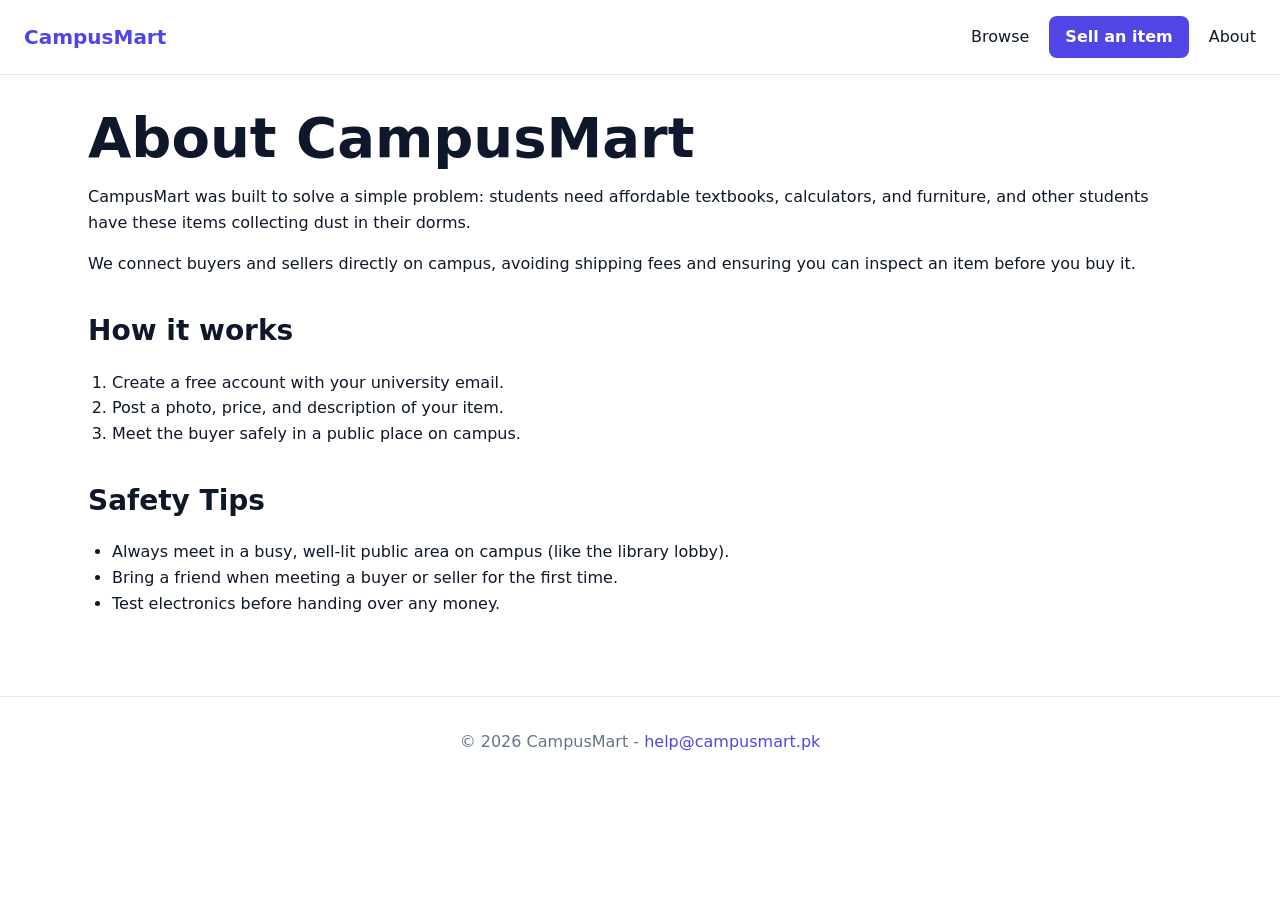
<file: about.html>
<!DOCTYPE html>
<html lang="en">
<head>
  <meta charset="UTF-8" />
  <meta name="viewport" content="width=device-width, initial-scale=1.0" />
  <meta name="description" content="Learn more about CampusMart, the student marketplace for buying and selling second-hand items." />
  <title>About - CampusMart</title>
  <link rel="stylesheet" href="style.css" />
</head>
<body>
  <header class="site-header">
    <a href="index.html" class="logo">CampusMart</a>
    <nav aria-label="Main">
      <ul class="nav-links">
        <li><a href="index.html">Browse</a></li>
        <li><a href="sell.html" class="btn">Sell an item</a></li>
        <li><a href="about.html" aria-current="page">About</a></li>
      </ul>
    </nav>
  </header>

  <main class="container">
    <section id="about">
      <h1>About CampusMart</h1>
      <p>CampusMart was built to solve a simple problem: students need affordable textbooks, calculators, and furniture, and other students have these items collecting dust in their dorms.</p>
      <p>We connect buyers and sellers directly on campus, avoiding shipping fees and ensuring you can inspect an item before you buy it.</p>
    </section>

    <section aria-labelledby="how-it-works-heading" style="margin-top: 2rem;">
      <h2 id="how-it-works-heading">How it works</h2>
      <ol style="padding-left: 1.5rem;">
        <li>Create a free account with your university email.</li>
        <li>Post a photo, price, and description of your item.</li>
        <li>Meet the buyer safely in a public place on campus.</li>
      </ol>
    </section>

    <section aria-labelledby="safety-heading" style="margin-top: 2rem;">
      <h2 id="safety-heading">Safety Tips</h2>
      <ul style="padding-left: 1.5rem;">
        <li>Always meet in a busy, well-lit public area on campus (like the library lobby).</li>
        <li>Bring a friend when meeting a buyer or seller for the first time.</li>
        <li>Test electronics before handing over any money.</li>
      </ul>
    </section>
  </main>

  <footer>
    <p>&copy; 2026 CampusMart - <a href="mailto:help@campusmart.pk">help@campusmart.pk</a></p>
  </footer>
</body>
</html>
</file>
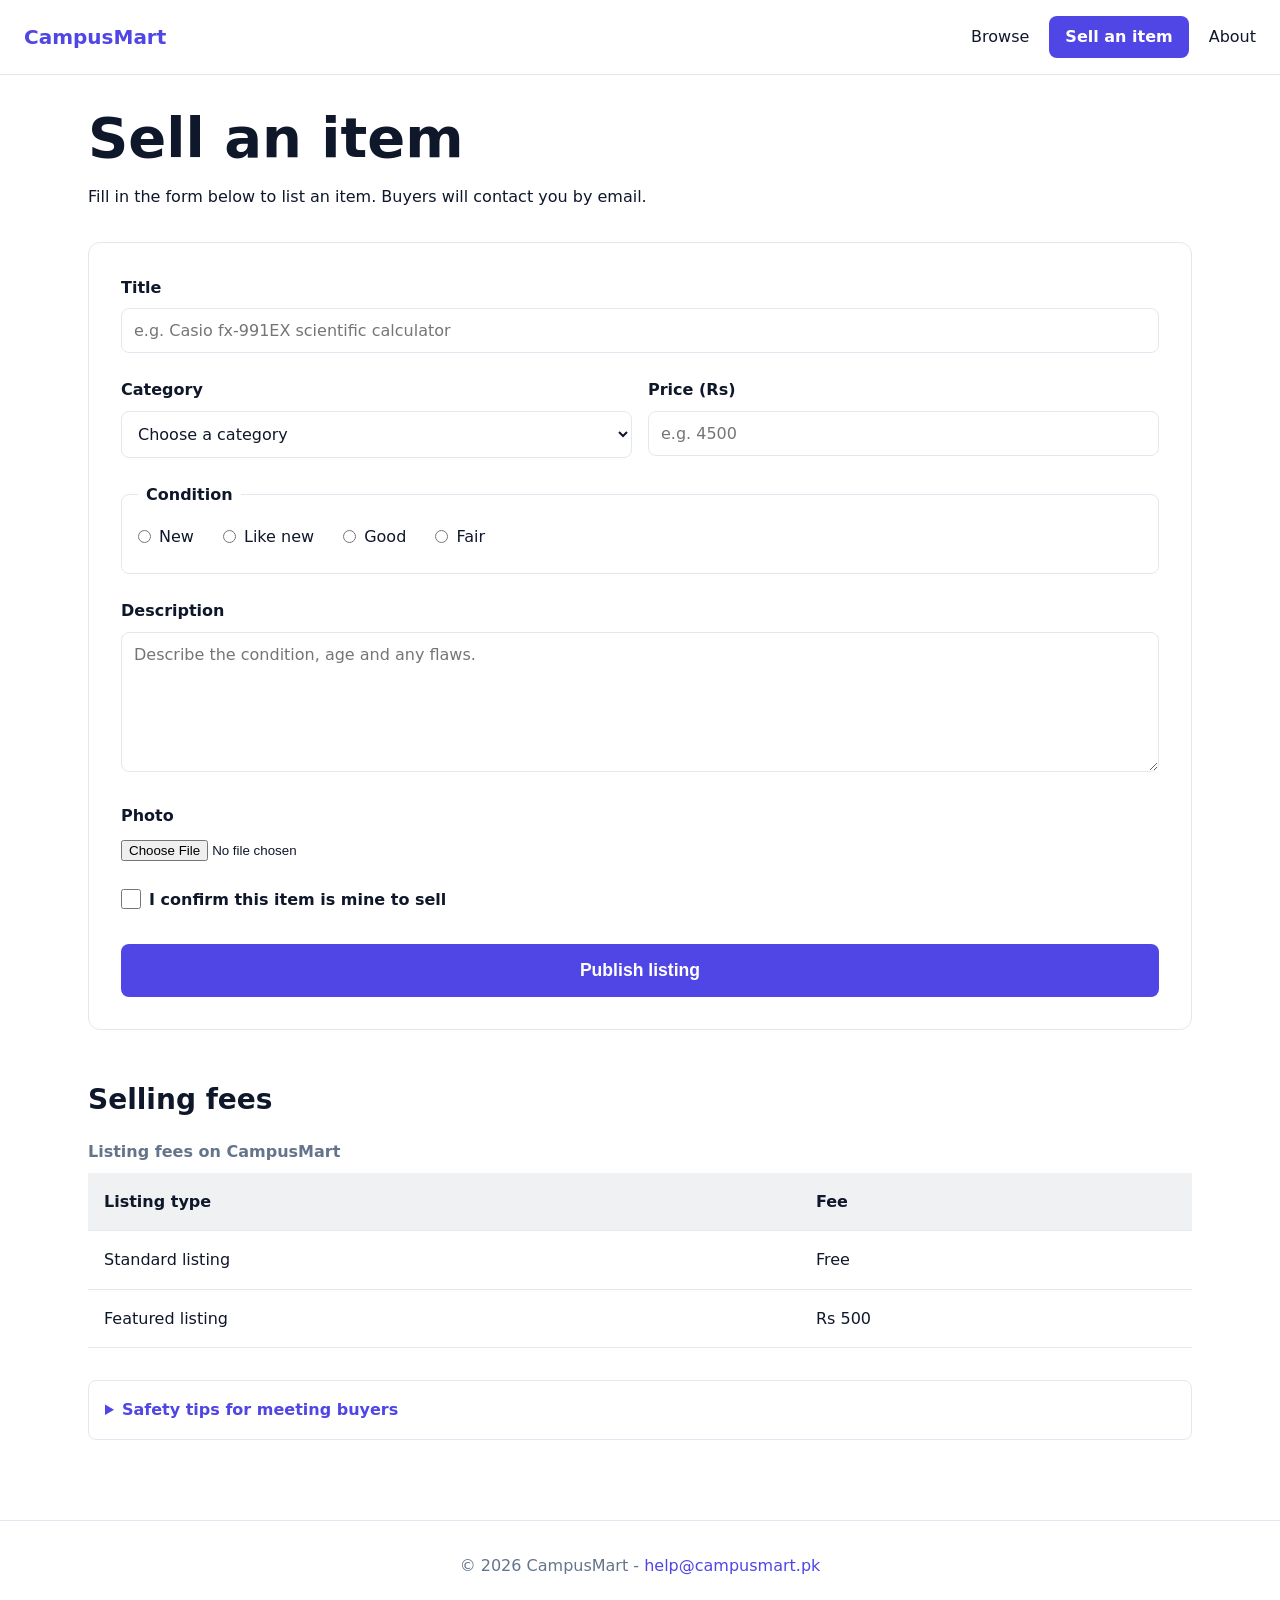
<file: sell.html>
<!DOCTYPE html>
<html lang="en">
<head>
  <meta charset="UTF-8" />
  <meta name="viewport" content="width=device-width, initial-scale=1.0" />
  <meta name="description" content="Post a second-hand textbook, calculator, laptop or furniture for sale on CampusMart, the student marketplace." />
  <title>Sell an item - CampusMart</title>
  <link rel="stylesheet" href="style.css" />
</head>
<body>
  <header class="site-header">
    <a href="index.html" class="logo">CampusMart</a>
    <nav aria-label="Main">
      <ul class="nav-links">
        <li><a href="index.html">Browse</a></li>
        <li><a href="sell.html" class="btn" aria-current="page">Sell an item</a></li>
        <li><a href="about.html">About</a></li>
      </ul>
    </nav>
  </header>

  <main class="container">
    <h1>Sell an item</h1>
    <p style="margin-bottom: 2rem;">Fill in the form below to list an item. Buyers will contact you by email.</p>

    <form action="/api/listings" method="post" enctype="multipart/form-data" autocomplete="off">
      
      <div class="form-group">
        <label for="title">Title</label>
        <input id="title" name="title" type="text" required minlength="5" maxlength="100" pattern=".*[^0-9].*" placeholder="e.g. Casio fx-991EX scientific calculator" />
      </div>

      <!-- Activity Task 3: Grid for side-by-side on Desktop -->
      <div class="form-row">
        <div>
          <label for="category">Category</label>
          <select id="category" name="category" required>
            <option value="">Choose a category</option>
            <option value="books">Books</option>
            <option value="electronics">Electronics</option>
            <option value="furniture">Furniture</option>
            <option value="clothing">Clothing</option>
            <option value="stationery">Stationery</option>
          </select>
        </div>
        <div>
          <label for="price">Price (Rs)</label>
          <input id="price" name="price" type="number" required min="50" step="1" placeholder="e.g. 4500" />
        </div>
      </div>

      <fieldset>
        <legend>Condition</legend>
        <label><input type="radio" name="condition" value="NEW" required /> New</label>
        <label><input type="radio" name="condition" value="LIKE_NEW" /> Like new</label>
        <label><input type="radio" name="condition" value="GOOD" /> Good</label>
        <label><input type="radio" name="condition" value="FAIR" /> Fair</label>
      </fieldset>

      <div class="form-group">
        <label for="description">Description</label>
        <textarea id="description" name="description" required minlength="20" rows="6" placeholder="Describe the condition, age and any flaws."></textarea>
      </div>

      <div class="form-group">
        <label for="photo">Photo</label>
        <input id="photo" name="photo" type="file" accept="image/*" />
      </div>

      <div class="form-group" style="display: flex; align-items: center; margin-bottom: 2rem;">
        <input id="confirm" name="confirm" type="checkbox" required />
        <label for="confirm" style="margin-bottom: 0;">I confirm this item is mine to sell</label>
      </div>

      <button type="submit">Publish listing</button>
    </form>

    <section aria-labelledby="fees-heading" style="margin-top: 3rem;">
      <h2 id="fees-heading">Selling fees</h2>
      <table>
        <caption>Listing fees on CampusMart</caption>
        <thead>
          <tr>
            <th scope="col">Listing type</th>
            <th scope="col">Fee</th>
          </tr>
        </thead>
        <tbody>
          <tr>
            <td>Standard listing</td>
            <td>Free</td>
          </tr>
          <tr>
            <td>Featured listing</td>
            <td>Rs 500</td>
          </tr>
        </tbody>
      </table>
    </section>

    <details>
      <summary>Safety tips for meeting buyers</summary>
      <ul>
        <li>Meet in a busy public place on campus, such as the library lobby.</li>
        <li>Bring a friend when selling expensive items.</li>
        <li>Let the buyer inspect the item before money changes hands.</li>
        <li>Never send money in advance or share your bank details.</li>
      </ul>
    </details>
  </main>

  <footer>
    <p>&copy; 2026 CampusMart - <a href="mailto:help@campusmart.pk">help@campusmart.pk</a></p>
  </footer>
</body>
</html>
</file>
<file: style.css>
/* =========================================
   1. Reset & Box Model (Lecture 2, Step 2)
   ========================================= */
*, *::before, *::after {
  box-sizing: border-box; /* width INCLUDES padding and border */
  margin: 0;
}

img {
  max-width: 100%; /* images never overflow */
  display: block;
  height: auto;
}

/* =========================================
   2. Variables & Dark Mode (Lecture 2, Step 6)
   ========================================= */
:root {
  --color-bg: #ffffff;
  --color-text: #0f172a;
  --color-muted: #64748b;
  --color-border: #e2e8f0;
  --color-primary: #4f46e5;
  --radius: 0.75rem;
}

@media (prefers-color-scheme: dark) {
  :root {
    --color-bg: #0b1120;
    --color-text: #e2e8f0;
    --color-muted: #94a3b8;
    --color-border: #1f2937;
  }
}

body {
  font-family: system-ui, -apple-system, "Segoe UI", Roboto, sans-serif;
  line-height: 1.6;
  color: var(--color-text);
  background: var(--color-bg);
  transition: background-color 0.3s ease, color 0.3s ease;
}

/* =========================================
   3. Typography (Lecture 2, Step 1.5)
   ========================================= */
h1 { font-size: clamp(2rem, 5vw, 3.5rem); font-weight: 800; line-height: 1.1; margin-bottom: 1rem; }
h2 { font-size: 1.75rem; margin-top: 2rem; margin-bottom: 1rem; }
h3 { font-size: 1.25rem; margin-bottom: 0.5rem; }
p { margin-bottom: 1rem; }
a { color: var(--color-primary); text-decoration: none; transition: color 0.2s; }
a:hover { text-decoration: underline; }

/* =========================================
   4. Flexbox Navbar & Header (Lecture 2, Step 3)
   ========================================= */
.site-header {
  display: flex;
  justify-content: space-between;
  align-items: center;
  padding: 1rem 1.5rem;
  border-bottom: 1px solid var(--color-border);
  position: sticky;
  top: 0;
  background: var(--color-bg);
  z-index: 10;
}

.logo {
  font-weight: 800;
  font-size: 1.25rem;
  color: var(--color-primary);
  text-decoration: none;
}
.logo:hover { text-decoration: none; }

.nav-links {
  display: flex;
  gap: 1.25rem;
  align-items: center;
  list-style: none;
  padding: 0;
}
.nav-links a { color: var(--color-text); text-decoration: none; }
.nav-links a:hover { color: var(--color-primary); }

/* Activity Task 1: Remove !important by using a clean selector */
.nav-links .btn {
  display: inline-block;
  padding: 0.5rem 1rem;
  border-radius: 0.5rem;
  background: var(--color-primary);
  color: white;
  font-weight: 600;
  text-decoration: none;
}
.nav-links .btn:hover { opacity: 0.9; }

/* =========================================
   5. Layout & Grid (Lecture 2, Step 4)
   ========================================= */
.container {
  max-width: 72rem;
  margin-inline: auto;
  padding: 2rem 1.5rem;
}

.listing-grid {
  display: grid;
  /* Responsive grid without media queries */
  grid-template-columns: repeat(auto-fill, minmax(240px, 1fr));
  gap: 1.5rem;
  container-type: inline-size; /* Lecture 2, 5.2 Container Queries */
}

/* =========================================
   6. Hero Section (Lecture 2, Step 5)
   ========================================= */
.hero {
  text-align: center;
  padding: 3rem 1.5rem;
  background: linear-gradient(135deg, var(--color-primary), #7c3aed);
  color: white;
  border-radius: var(--radius);
  margin-bottom: 2rem;
}
.hero h1 { color: white; }
.hero p { font-size: 1.125rem; margin-bottom: 1.5rem; }

/* =========================================
   7. Cards & Badges (Lecture 2, Activity Task 4)
   ========================================= */
.card {
  border: 1px solid var(--color-border);
  border-radius: var(--radius);
  overflow: hidden;
  background: var(--color-bg);
  transition: transform 0.2s, box-shadow 0.2s;
  position: relative; /* For the badge */
}

.card:hover {
  transform: translateY(-4px);
  box-shadow: 0 10px 25px rgb(0 0 0 / 0.08);
}

.card img {
  aspect-ratio: 4 / 3;
  object-fit: cover;
  width: 100%;
}

.card-body { padding: 1rem; }

.price { font-size: 1.25rem; font-weight: 800; color: var(--color-primary); margin-bottom: 0.25rem; }
.meta { font-size: 0.875rem; color: var(--color-muted); }

/* Activity Task 4: Featured Badge */
.badge {
  position: absolute;
  top: 0.5rem;
  left: 0.5rem;
  background: #f59e0b;
  color: #000;
  padding: 0.25rem 0.5rem;
  border-radius: 0.25rem;
  font-size: 0.75rem;
  font-weight: bold;
  z-index: 1;
}

/* =========================================
   8. Forms (Lecture 2, Activity Task 2 & 3)
   ========================================= */
form {
  background: var(--color-bg);
  padding: 2rem;
  border-radius: var(--radius);
  border: 1px solid var(--color-border);
}

label { display: block; font-weight: 600; margin-bottom: 0.5rem; color: var(--color-text); }

input[type="text"], input[type="number"], select, textarea {
  width: 100%;
  padding: 0.75rem;
  border: 1px solid var(--color-border);
  border-radius: 0.5rem;
  background: var(--color-bg);
  color: var(--color-text);
  font-family: inherit;
  font-size: 1rem;
}

/* Activity Task 2: Visible :focus-visible ring */
input:focus-visible, select:focus-visible, textarea:focus-visible, button:focus-visible, a:focus-visible {
  outline: 2px solid var(--color-primary);
  outline-offset: 2px;
  border-color: transparent;
}

/* Activity Task 3: Price and Category side by side >= 768px */
.form-row {
  display: grid;
  grid-template-columns: 1fr; /* Mobile: stacked */
  gap: 1rem;
  margin-bottom: 1.5rem;
}

.form-group { margin-bottom: 1.5rem; }

fieldset {
  border: 1px solid var(--color-border);
  border-radius: 0.5rem;
  padding: 1rem;
  margin-bottom: 1.5rem;
}
legend { font-weight: 600; padding: 0 0.5rem; }
fieldset label { display: inline-flex; align-items: center; font-weight: 400; margin-right: 1.5rem; cursor: pointer; }
fieldset input[type="radio"] { margin-right: 0.5rem; }

input[type="checkbox"] { width: 1.25rem; height: 1.25rem; margin-right: 0.5rem; vertical-align: middle; }
label:has(input[type="checkbox"]) { display: flex; align-items: center; font-weight: 400; cursor: pointer; }

button[type="submit"] {
  background: var(--color-primary);
  color: white;
  border: none;
  padding: 1rem;
  font-size: 1.1rem;
  font-weight: bold;
  border-radius: 0.5rem;
  cursor: pointer;
  width: 100%;
  transition: opacity 0.2s;
}
button[type="submit"]:hover { opacity: 0.9; }

/* =========================================
   9. Tables, Details & Footer
   ========================================= */
table { width: 100%; border-collapse: collapse; margin-top: 1rem; }
caption { text-align: left; font-weight: bold; margin-bottom: 0.5rem; color: var(--color-muted); }
th, td { padding: 1rem; text-align: left; border-bottom: 1px solid var(--color-border); }
th { background: rgba(100, 116, 139, 0.1); }

details { border: 1px solid var(--color-border); border-radius: 0.5rem; padding: 1rem; margin-top: 2rem; }
summary { font-weight: 600; cursor: pointer; color: var(--color-primary); }
details ul { margin-top: 1rem; padding-left: 1.5rem; }

footer { text-align: center; padding: 2rem 0; margin-top: 3rem; border-top: 1px solid var(--color-border); color: var(--color-muted); }

/* =========================================
   10. Media Queries & Container Queries (Lecture 2, Section 5)
   ========================================= */
@media (min-width: 768px) {
  .form-row { grid-template-columns: 1fr 1fr; } /* Side-by-side on tablet/desktop */
}

/* Container query for card layout */
@container (min-width: 600px) {
  .card-body { display: flex; justify-content: space-between; align-items: flex-start; flex-direction: column; }
}

/* Mobile nav tweak (hide links except button on tiny screens) */
@media (max-width: 480px) {
  .nav-links li:not(:last-child) { display: none; }
}

/* Respect reduced motion */
@media (prefers-reduced-motion: reduce) {
  * { transition: none !important; animation: none !important; }
}
</file>
